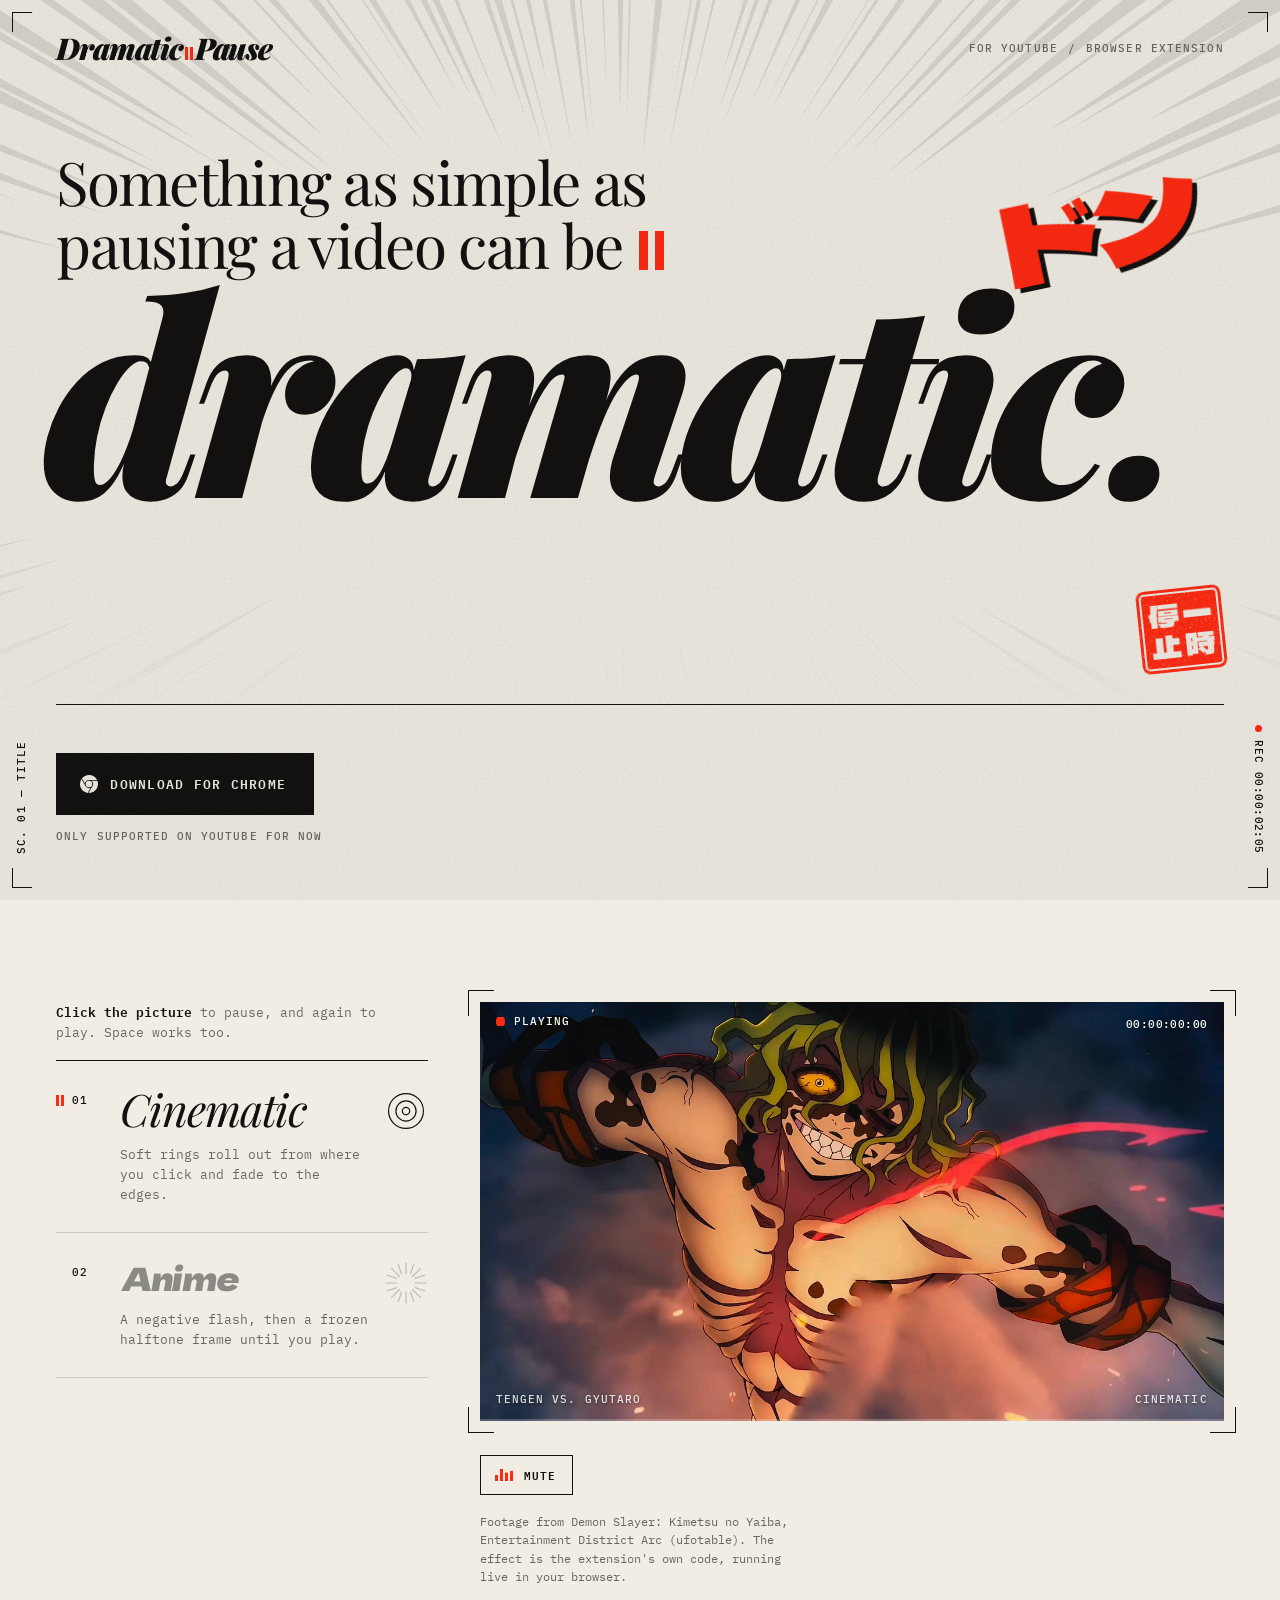
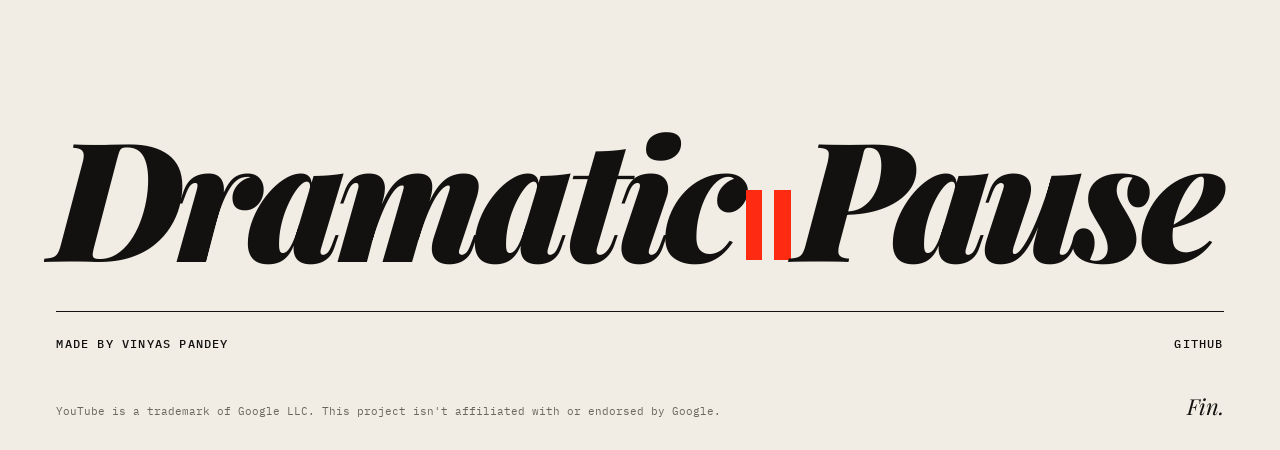
<file: docs/index.html>
<!doctype html>
<html lang="en">
<head>
<meta charset="utf-8">
<meta name="viewport" content="width=device-width, initial-scale=1">
<title>Dramatic Pause for YouTube</title>
<meta name="description" content="Pause a YouTube video and time stops: a cinematic ripple or an anime-style freeze plays over the frame. A free browser extension.">
<meta name="theme-color" content="#f1ede4">
<meta name="color-scheme" content="light">
<meta property="og:type" content="website">
<meta property="og:title" content="Dramatic Pause for YouTube">
<meta property="og:description" content="Something as simple as pausing a video can be dramatic.">
<meta property="og:url" content="https://pause.vinyas.me/">
<meta property="og:site_name" content="Dramatic Pause">
<meta property="og:image" content="https://pause.vinyas.me/media/og-image.png">
<meta property="og:image:width" content="1200">
<meta property="og:image:height" content="630">
<meta property="og:image:alt" content="Something as simple as pausing a video can be dramatic. Dramatic Pause, a browser extension for YouTube.">
<meta name="twitter:card" content="summary_large_image">
<meta name="twitter:title" content="Dramatic Pause for YouTube">
<meta name="twitter:description" content="Something as simple as pausing a video can be dramatic.">
<meta name="twitter:image" content="https://pause.vinyas.me/media/og-image.png">
<link rel="icon" href="favicon.svg" type="image/svg+xml">
<link rel="preconnect" href="https://fonts.googleapis.com">
<link rel="preconnect" href="https://fonts.gstatic.com" crossorigin>
<link rel="stylesheet" href="https://fonts.googleapis.com/css2?family=Playfair+Display:ital,wght@0,400..900;1,400..900&display=block">
<link rel="stylesheet" href="https://fonts.googleapis.com/css2?family=IBM+Plex+Mono:wght@400;500;600&display=swap">
<link rel="stylesheet" href="https://fonts.googleapis.com/css2?family=Dela+Gothic+One&display=swap&text=%E3%83%89%E3%83%B3%E3%82%B4%E4%B8%80%E6%99%82%E5%81%9C%E6%AD%A2Anime%20speedlines%21">
<link rel="stylesheet" href="content.css">
<link rel="stylesheet" href="styles.css">
</head>
<body>

<svg width="0" height="0" style="position:absolute" aria-hidden="true">
  <symbol id="i-logo" viewBox="0 0 32 32">
    <path d="M2.24451 9.94111C2.37304 7.96233 3.96395 6.41157 5.94447 6.31345C8.81239 6.17136 12.9115 6 16 6C19.0885 6 23.1876 6.17136 26.0555 6.31345C28.0361 6.41157 29.627 7.96233 29.7555 9.94111C29.8786 11.8369 30 14.1697 30 16C30 17.8303 29.8786 20.1631 29.7555 22.0589C29.627 24.0377 28.0361 25.5884 26.0555 25.6866C23.1876 25.8286 19.0885 26 16 26C12.9115 26 8.81239 25.8286 5.94447 25.6866C3.96395 25.5884 2.37304 24.0377 2.24451 22.0589C2.12136 20.1631 2 17.8303 2 16C2 14.1697 2.12136 11.8369 2.24451 9.94111Z" fill="#FC0D1B"/>
    <path d="M14.5 20.9L12 20.7618V11.238L14.5 11.1V20.9Z" fill="#fff"/>
    <path d="M17.5 20.9L20 20.7618V11.238L17.5 11.1V20.9Z" fill="#fff"/>
  </symbol>
  <symbol id="i-chrome" viewBox="0 0 24 24"><path fill="currentColor" d="M12 0C8.21 0 4.831 1.757 2.632 4.501l3.953 6.848A5.454 5.454 0 0 1 12 6.545h10.691A12 12 0 0 0 12 0zM1.931 5.47A11.943 11.943 0 0 0 0 12c0 6.012 4.42 10.991 10.189 11.864l3.953-6.847a5.45 5.45 0 0 1-6.865-2.29zm13.342 2.166a5.446 5.446 0 0 1 1.45 7.09l.002.001h-.002l-5.344 9.257c.206.01.413.016.621.016 6.627 0 12-5.373 12-12 0-1.54-.29-3.011-.818-4.364zM12 16.364a4.364 4.364 0 1 1 0-8.728 4.364 4.364 0 0 1 0 8.728Z"/></symbol>
  <symbol id="i-edge" viewBox="0 0 24 24"><path fill="currentColor" d="M21.86 17.86q.14 0 .25.12.1.13.1.25t-.11.33l-.32.46-.43.53-.44.5q-.21.25-.38.42l-.22.23q-.58.53-1.34 1.04-.76.51-1.6.91-.86.4-1.74.64t-1.67.24q-.9 0-1.69-.28-.8-.28-1.48-.78-.68-.5-1.22-1.17-.53-.66-.92-1.44-.38-.77-.58-1.6-.2-.83-.2-1.67 0-1 .32-1.96.33-.97.87-1.8.14.95.55 1.77.41.82 1.02 1.5.6.68 1.38 1.21.78.54 1.64.9.86.36 1.77.56.92.2 1.8.2 1.12 0 2.18-.24 1.06-.23 2.06-.72l.2-.1.2-.05zm-15.5-1.27q0 1.1.27 2.15.27 1.06.78 2.03.51.96 1.24 1.77.74.82 1.66 1.4-1.47-.2-2.8-.74-1.33-.55-2.48-1.37-1.15-.83-2.08-1.9-.92-1.07-1.58-2.33T.36 14.94Q0 13.54 0 12.06q0-.81.32-1.49.31-.68.83-1.23.53-.55 1.2-.96.66-.4 1.35-.66.74-.27 1.5-.39.78-.12 1.55-.12.7 0 1.42.1.72.12 1.4.35.68.23 1.32.57.63.35 1.16.83-.35 0-.7.07-.33.07-.65.23v-.02q-.63.28-1.2.74-.57.46-1.05 1.04-.48.58-.87 1.26-.38.67-.65 1.39-.27.71-.42 1.44-.15.72-.15 1.38zM11.96.06q1.7 0 3.33.39 1.63.38 3.07 1.15 1.43.77 2.62 1.93 1.18 1.16 1.98 2.7.49.94.76 1.96.28 1 .28 2.08 0 .89-.23 1.7-.24.8-.69 1.48-.45.68-1.1 1.22-.64.53-1.45.88-.54.24-1.11.36-.58.13-1.16.13-.42 0-.97-.03-.54-.03-1.1-.12-.55-.1-1.05-.28-.5-.19-.84-.5-.12-.09-.23-.24-.1-.16-.1-.33 0-.15.16-.35.16-.2.35-.5.2-.28.36-.68.16-.4.16-.95 0-1.06-.4-1.96-.4-.91-1.06-1.64-.66-.74-1.52-1.28-.86-.55-1.79-.89-.84-.3-1.72-.44-.87-.14-1.76-.14-1.55 0-3.06.45T.94 7.55q.71-1.74 1.81-3.13 1.1-1.38 2.52-2.35Q6.68 1.1 8.37.58q1.7-.52 3.58-.52Z"/></symbol>
  <symbol id="i-brave" viewBox="0 0 24 24"><path fill="currentColor" d="M15.68 0l2.096 2.38s1.84-.512 2.709.358c.868.87 1.584 1.638 1.584 1.638l-.562 1.381.715 2.047s-2.104 7.98-2.35 8.955c-.486 1.919-.818 2.66-2.198 3.633-1.38.972-3.884 2.66-4.293 2.916-.409.256-.92.692-1.38.692-.46 0-.97-.436-1.38-.692a185.796 185.796 0 01-4.293-2.916c-1.38-.973-1.712-1.714-2.197-3.633-.247-.975-2.351-8.955-2.351-8.955l.715-2.047-.562-1.381s.716-.768 1.585-1.638c.868-.87 2.708-.358 2.708-.358L8.321 0h7.36zm-3.679 14.936c-.14 0-1.038.317-1.758.69-.72.373-1.242.637-1.409.742-.167.104-.065.301.087.409.152.107 2.194 1.69 2.393 1.866.198.175.489.464.687.464.198 0 .49-.29.688-.464.198-.175 2.24-1.759 2.392-1.866.152-.108.254-.305.087-.41-.167-.104-.689-.368-1.41-.741-.72-.373-1.617-.69-1.757-.69zm0-11.278s-.409.001-1.022.206-1.278.46-1.584.46c-.307 0-2.581-.434-2.581-.434S4.119 7.152 4.119 7.849c0 .697.339.881.68 1.243l2.02 2.149c.192.203.59.511.356 1.066-.235.555-.58 1.26-.196 1.977.384.716 1.042 1.194 1.464 1.115.421-.08 1.412-.598 1.776-.834.364-.237 1.518-1.19 1.518-1.554 0-.365-1.193-1.02-1.413-1.168-.22-.15-1.226-.725-1.247-.95-.02-.227-.012-.293.284-.851.297-.559.831-1.304.742-1.8-.089-.495-.95-.753-1.565-.986-.615-.232-1.799-.671-1.947-.74-.148-.068-.11-.133.339-.175.448-.043 1.719-.212 2.292-.052.573.16 1.552.403 1.632.532.079.13.149.134.067.579-.081.445-.5 2.581-.541 2.96-.04.38-.12.63.288.724.409.094 1.097.256 1.333.256s.924-.162 1.333-.256c.408-.093.329-.344.288-.723-.04-.38-.46-2.516-.541-2.961-.082-.445-.012-.45.067-.579.08-.129 1.059-.372 1.632-.532.573-.16 1.845.009 2.292.052.449.042.487.107.339.175-.148.069-1.332.508-1.947.74-.615.233-1.476.49-1.565.986-.09.496.445 1.241.742 1.8.297.558.304.624.284.85-.02.226-1.026.802-1.247.95-.22.15-1.413.804-1.413 1.169 0 .364 1.154 1.317 1.518 1.554.364.236 1.355.755 1.776.834.422.079 1.08-.4 1.464-1.115.384-.716.039-1.422-.195-1.977-.235-.555.163-.863.355-1.066l2.02-2.149c.341-.362.68-.546.68-1.243 0-.697-2.695-3.96-2.695-3.96s-2.274.436-2.58.436c-.307 0-.972-.256-1.585-.461-.613-.205-1.022-.206-1.022-.206z"/></symbol>
  <symbol id="i-download" viewBox="0 0 24 24"><path fill="none" stroke="currentColor" stroke-width="2" stroke-linecap="round" stroke-linejoin="round" d="M12 4v11m0 0-4.5-4.5M12 15l4.5-4.5M5 19.5h14"/></symbol>
  <symbol id="i-github" viewBox="0 0 24 24"><path fill="currentColor" d="M12 .297c-6.63 0-12 5.373-12 12 0 5.303 3.438 9.8 8.205 11.385.6.113.82-.258.82-.577 0-.285-.01-1.04-.015-2.04-3.338.724-4.042-1.61-4.042-1.61C4.422 18.07 3.633 17.7 3.633 17.7c-1.087-.744.084-.729.084-.729 1.205.084 1.838 1.236 1.838 1.236 1.07 1.835 2.809 1.305 3.495.998.108-.776.417-1.305.76-1.605-2.665-.3-5.466-1.332-5.466-5.93 0-1.31.465-2.38 1.235-3.22-.135-.303-.54-1.523.105-3.176 0 0 1.005-.322 3.3 1.23.96-.267 1.98-.399 3-.405 1.02.006 2.04.138 3 .405 2.28-1.552 3.285-1.23 3.285-1.23.645 1.653.24 2.873.12 3.176.765.84 1.23 1.91 1.23 3.22 0 4.61-2.805 5.625-5.475 5.92.42.36.81 1.096.81 2.22 0 1.606-.015 2.896-.015 3.286 0 .315.21.69.825.57C20.565 22.092 24 17.592 24 12.297c0-6.627-5.373-12-12-12"/></symbol>
  <symbol id="i-arrow" viewBox="0 0 24 24"><path fill="none" stroke="currentColor" stroke-width="2" stroke-linecap="round" stroke-linejoin="round" d="M7 17 17 7m0 0H9m8 0v8"/></symbol>
</svg>

<div class="grain" aria-hidden="true"></div>

<!-- The browser window as a camera viewfinder. The timecode stops whenever the demo is paused. -->
<div class="viewfinder" aria-hidden="true">
  <i class="vf-corner vf-tl"></i><i class="vf-corner vf-tr"></i><i class="vf-corner vf-bl"></i><i class="vf-corner vf-br"></i>
  <p class="vf-scene" id="vf-scene">Sc. 01 — Title</p>
  <p class="vf-rec"><span class="rec-dot"></span><span class="rec-label" id="rec-label">Rec</span><span class="tc" id="page-tc">00:00:00:00</span></p>
</div>

<main>
  <section class="hero" id="top" data-scene="Sc. 01 — Title">
    <header class="hud">
      <a class="hud-brand logo" href="#top" aria-label="Dramatic Pause">Dramatic<span class="beat" aria-hidden="true"><i></i><i></i></span>Pause</a>
      <p class="hud-meta">For YouTube<span aria-hidden="true">/</span>Browser extension</p>
    </header>

    <svg class="focus-lines" id="focus-lines" aria-hidden="true"><path/></svg>

    <div class="hero-inner" id="hero-inner">
      <h1 class="headline">
        <span class="quiet">Something as simple as pausing a video can be</span><span class="beat" aria-hidden="true"><i></i><i></i></span>
        <em class="loud" id="loud">dramatic.</em>
      </h1>
      <span class="sfx-don" lang="ja" aria-hidden="true">ドン</span>
    </div>

    <div class="hero-foot">
      <span class="hanko" lang="ja" title="一時停止: to pause" aria-hidden="true"><span>一時</span><span>停止</span></span>
      <div class="cta">
        <div class="split" id="download">
          <a class="split-main" id="download-main" href="https://github.com/hados1109/dramaticPause#installation" target="_blank" rel="noopener">
            <svg class="split-icon" aria-hidden="true"><use href="#i-chrome"/></svg>
            <span class="split-label">Download for Chrome</span>
          </a>
        </div>
        <p class="cta-note">Only supported on YouTube for now</p>
      </div>
    </div>
  </section>

  <section class="scene" id="demo" data-scene="Sc. 02 — Live demo" aria-label="Live demo">
    <div class="scene-grid" id="scene" data-fx="cinematic">
      <aside class="effects" aria-label="Dramatic Pause settings">
        <div class="effects-head">
          <p class="how" id="fx-label"><strong>Click the picture</strong> to pause, and again to play. Space works too.</p>
        </div>
        <div class="fx-list" id="dp-styles" role="radiogroup" aria-labelledby="fx-label">
          <button type="button" role="radio" class="fx fx-cinematic" data-preset="cinematic" aria-checked="true">
            <span class="fx-num"><span class="fx-mark" aria-hidden="true"><i></i><i></i></span>01</span>
            <span class="fx-body">
              <span class="fx-name">Cinematic</span>
              <span class="fx-desc">Soft rings roll out from where you click and fade to the edges.</span>
            </span>
            <svg class="fx-glyph" viewBox="0 0 48 48" aria-hidden="true"><circle cx="24" cy="24" r="4"/><circle cx="24" cy="24" r="11"/><circle cx="24" cy="24" r="19"/></svg>
          </button>
          <button type="button" role="radio" class="fx fx-anime" data-preset="anime" aria-checked="false" tabindex="-1">
            <span class="fx-num"><span class="fx-mark" aria-hidden="true"><i></i><i></i></span>02</span>
            <span class="fx-body">
              <span class="fx-name">Anime</span>
              <span class="fx-desc">A negative flash, then a frozen halftone frame until you play.</span>
            </span>
            <svg class="fx-glyph" viewBox="0 0 48 48" aria-hidden="true"><path d="M24 2v12M24 34v12M2 24h12M34 24h12M8.4 8.4l8.5 8.5M31.1 31.1l8.5 8.5M39.6 8.4l-8.5 8.5M16.9 31.1l-8.5 8.5M15.6 3.7l3.4 10.2M29 34.1l3.4 10.2M44.3 15.6l-10.2 3.4M13.9 29l-10.2 3.4M32.4 3.7 29 13.9M19 34.1l-3.4 10.2M44.3 32.4 34.1 29M13.9 19 3.7 15.6"/></svg>
          </button>
        </div>
      </aside>

      <div class="stage">
        <div class="frame">
          <i class="fc fc-tl"></i><i class="fc fc-tr"></i><i class="fc fc-bl"></i><i class="fc fc-br"></i>
          <div class="player html5-video-player" id="movie_player" tabindex="0" role="group" aria-label="Demo video. Click, or press Space, to pause and play. M mutes.">
            <video class="html5-main-video" poster="media/tengen-poster.jpg" muted loop playsinline preload="auto" disablepictureinpicture disableremoteplayback aria-hidden="true">
              <source src="media/tengen-av1.mp4" type='video/mp4; codecs="av01.0.05M.08, mp4a.40.2"'>
              <source src="media/tengen.mp4" type='video/mp4; codecs="avc1.640028, mp4a.40.2"'>
            </video>
            <div class="ph ph-top">
              <button type="button" class="ph-state" id="ph-state" aria-label="Pause"><span class="ph-dot" aria-hidden="true"><i></i><i></i></span><span class="ph-state-text" aria-hidden="true">Play</span></button>
              <span class="ph-tc" id="ph-tc" aria-hidden="true">00:00:00:00</span>
            </div>
            <div class="ph ph-bottom" aria-hidden="true">
              <span>Tengen vs. Gyutaro</span>
              <span id="ph-effect">Cinematic</span>
            </div>
            <div class="ph-progress" aria-hidden="true"><div class="ph-fill"></div></div>
            <p class="ph-hint" aria-hidden="true">Tap the picture to pause</p>
          </div>
        </div>
        <button type="button" class="sound is-muted" id="sound"><span class="sound-bars" aria-hidden="true"><i></i><i></i><i></i><i></i></span><span class="sound-label">Unmute</span></button>
        <p class="sfx-gogo" lang="ja" aria-hidden="true"><span>ゴ</span><span>ゴ</span><span>ゴ</span><span>ゴ</span></p>
        <p class="scene-credit">Footage from Demon Slayer: Kimetsu no Yaiba, Entertainment District Arc (ufotable). The effect is the extension's own code, running live in your browser.</p>
        <p class="still-caption" aria-hidden="true">…and for a moment, everything stopped.</p>
      </div>
    </div>

  </section>
</main>

<footer class="credits" id="credits" data-scene="Sc. 03 — Credits">
  <p class="wordmark" id="wordmark" aria-hidden="true">Dramatic<span class="beat"><i></i><i></i></span>Pause</p>
  <div class="credits-row">
    <a class="foot-link" href="https://vinyas.me/" target="_blank" rel="noopener">Made by Vinyas Pandey</a>
    <nav class="foot-links" aria-label="Project links">
      <a class="foot-link" href="https://github.com/hados1109/dramaticPause" target="_blank" rel="noopener">GitHub</a>
    </nav>
  </div>
  <div class="fineprint">
    <p>YouTube is a trademark of Google LLC. This project isn't affiliated with or endorsed by Google.</p>
    <p class="fin">Fin.</p>
  </div>
</footer>

<div class="cursor" id="cursor" aria-hidden="true"><span class="cursor-ring"></span><span class="cursor-label" id="cursor-label">Pause</span></div>

<script src="site.js"></script>
<script src="content.js"></script>
</body>
</html>
</file>
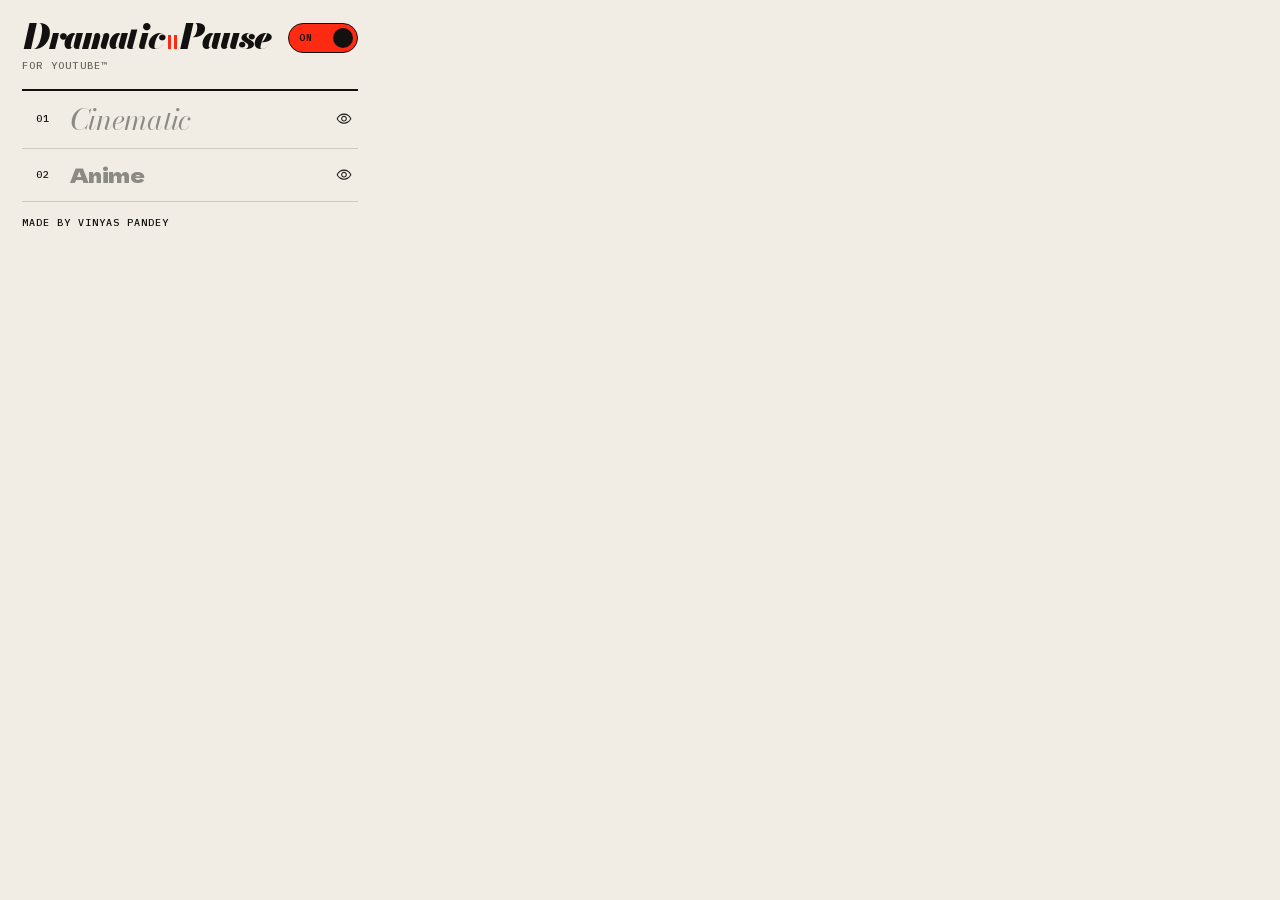
<file: popup.html>
<!doctype html>
<html lang="en">
<head>
<meta charset="utf-8">
<title>Dramatic Pause for YouTube</title>
<link rel="stylesheet" href="popup.css">
</head>
<body>
<main class="root" id="root" data-paint="box">
  <header class="head">
    <div class="brand">
      <p class="logo" id="title" aria-label="Dramatic Pause"><span data-paint="text">Dramatic</span><span class="beat" aria-hidden="true"><i data-paint="box"></i><i data-paint="box"></i></span><span data-paint="text">Pause</span></p>
      <p class="sub" data-paint="text">For YouTube™</p>
    </div>
    <button type="button" role="switch" id="enabled" class="switch" aria-checked="true" aria-labelledby="title" data-paint="box">
      <span class="switch-text" data-paint="text">On</span><span class="switch-text" data-paint="text">Off</span><span class="knob" data-paint="box"></span>
    </button>
  </header>

  <div class="rule rule-ink" data-paint="box"></div>

  <div class="styles" id="presets" role="radiogroup" aria-label="Pause style">
    <div class="row">
      <button type="button" role="radio" class="select" data-preset="cinematic" aria-checked="false">
        <span class="num"><span class="mark" aria-hidden="true"><i data-paint="box"></i><i data-paint="box"></i></span><span data-paint="text">01</span></span>
        <span class="name name-cinematic" data-paint="text">Cinematic</span>
      </button>
      <button type="button" class="preview" data-preview="cinematic" aria-label="Preview Cinematic">
        <svg data-paint="icon" xmlns="http://www.w3.org/2000/svg" width="16" height="16" viewBox="0 -960 960 960" fill="currentColor" aria-hidden="true"><path d="M600.5-379.62q49.5-49.62 49.5-120.5T600.38-620.5Q550.76-670 479.88-670T359.5-620.38Q310-570.76 310-499.88t49.62 120.38q49.62 49.5 120.5 49.5t120.38-49.62Zm-197.25-43.85q-31.42-31.65-31.42-76.75 0-45.11 31.64-76.53 31.65-31.42 76.75-31.42 45.11 0 76.53 31.64 31.42 31.65 31.42 76.75 0 45.11-31.64 76.53-31.65 31.42-76.75 31.42-45.11 0-76.53-31.64ZM232.24-270.78Q120.68-347.06 53.41-466.17q-4.48-8.04-6.71-16.57-2.24-8.53-2.24-17.32 0-8.79 2.24-17.26 2.23-8.48 6.71-16.51 67.27-119.11 178.83-195.39Q343.8-805.5 480-805.5t247.76 76.28q111.56 76.28 178.83 195.39 4.48 8.04 6.71 16.57 2.24 8.53 2.24 17.32 0 8.79-2.24 17.26-2.23 8.48-6.71 16.51-67.27 119.11-178.83 195.39Q616.2-194.5 480-194.5t-247.76-76.28ZM480-500Zm222.26 174.5Q803.52-391 856.52-500q-53-109-154.09-174.5T480.17-740Q359-740 257.74-674.5T102.48-500q54 109 155.09 174.5T479.83-260q121.17 0 222.43-65.5Z"/></svg>
      </button>
    </div>
    <div class="rule" data-paint="box"></div>
    <div class="row">
      <button type="button" role="radio" class="select" data-preset="anime" aria-checked="false">
        <span class="num"><span class="mark" aria-hidden="true"><i data-paint="box"></i><i data-paint="box"></i></span><span data-paint="text">02</span></span>
        <span class="name name-anime" data-paint="text">Anime</span>
      </button>
      <button type="button" class="preview" data-preview="anime" aria-label="Preview Anime">
        <svg data-paint="icon" xmlns="http://www.w3.org/2000/svg" width="16" height="16" viewBox="0 -960 960 960" fill="currentColor" aria-hidden="true"><path d="M600.5-379.62q49.5-49.62 49.5-120.5T600.38-620.5Q550.76-670 479.88-670T359.5-620.38Q310-570.76 310-499.88t49.62 120.38q49.62 49.5 120.5 49.5t120.38-49.62Zm-197.25-43.85q-31.42-31.65-31.42-76.75 0-45.11 31.64-76.53 31.65-31.42 76.75-31.42 45.11 0 76.53 31.64 31.42 31.65 31.42 76.75 0 45.11-31.64 76.53-31.65 31.42-76.75 31.42-45.11 0-76.53-31.64ZM232.24-270.78Q120.68-347.06 53.41-466.17q-4.48-8.04-6.71-16.57-2.24-8.53-2.24-17.32 0-8.79 2.24-17.26 2.23-8.48 6.71-16.51 67.27-119.11 178.83-195.39Q343.8-805.5 480-805.5t247.76 76.28q111.56 76.28 178.83 195.39 4.48 8.04 6.71 16.57 2.24 8.53 2.24 17.32 0 8.79-2.24 17.26-2.23 8.48-6.71 16.51-67.27 119.11-178.83 195.39Q616.2-194.5 480-194.5t-247.76-76.28ZM480-500Zm222.26 174.5Q803.52-391 856.52-500q-53-109-154.09-174.5T480.17-740Q359-740 257.74-674.5T102.48-500q54 109 155.09 174.5T479.83-260q121.17 0 222.43-65.5Z"/></svg>
      </button>
    </div>
    <div class="rule" data-paint="box"></div>
  </div>

  <section class="update" id="update" hidden>
    <p class="update-title"><span class="mark" aria-hidden="true"><i data-paint="box"></i><i data-paint="box"></i></span><span data-paint="text">Update available</span><span class="update-ver" id="update-ver" data-paint="text"></span></p>
    <ol class="update-steps">
      <li data-paint="text"><a href="https://github.com/hados1109/dramaticPause/archive/refs/heads/main.zip" target="_blank" rel="noopener" class="update-btn" data-paint="box"><span data-paint="text">Download</span></a> and unzip it.</li>
      <li data-paint="text">Replace your old Dramatic Pause folder with the new one.</li>
      <li data-paint="text"><button type="button" class="update-btn" id="update-reload" data-paint="box"><span data-paint="text">Reload</span></button> to finish.</li>
    </ol>
  </section>

  <footer class="footer">
    <a href="https://vinyas.me/" target="_blank" rel="noopener" data-paint="text">Made by Vinyas Pandey</a>
    <p id="version" data-paint="text"></p>
  </footer>
</main>
<script src="popup-effect.js"></script>
<script src="popup.js"></script>
</body>
</html>
</file>
<file: docs/content.css>
/* The effect layer sits right over YouTube's picture, under its controls and captions, and never takes clicks. */
.dp-overlay{position:absolute;left:0;top:0;display:none;pointer-events:none;margin:0;padding:0;border:0}
</file>
<file: docs/styles.css>
/* Dramatic Pause — landing page.
   Art direction: time stops. Cinema (viewfinder, timecode, credits) meets manga (ink, focus lines, halftone, sound effects),
   printed on paper. Light only. */
:root{
  color-scheme: light;
  --paper:#f1ede4; --paper-2:#e8e3d7; --ink:#121110; --ink-2:#34322e; --mute:#6b675f; --rule:rgba(18,17,16,.16);
  --red:#ff2a12;
  --serif:"Playfair Display","Bodoni 72","Didot",Georgia,serif;
  --mono:"IBM Plex Mono",ui-monospace,"SF Mono",Menlo,Consolas,monospace;
  --sfx:"Dela Gothic One","Hiragino Sans","Yu Gothic","Noto Sans JP",sans-serif;
  --gutter:clamp(20px,4.4vw,64px);
  --snap:cubic-bezier(.2,1.5,.3,1);
  --out:cubic-bezier(.16,.84,.24,1);
}
*{box-sizing:border-box}
html{-webkit-text-size-adjust:100%;scroll-behavior:smooth}
html,body{margin:0}
body{background:var(--paper);color:var(--ink);font-family:var(--mono);font-size:14px;line-height:1.5;
  -webkit-font-smoothing:antialiased;-moz-osx-font-smoothing:grayscale;text-rendering:optimizeLegibility}
p,h1,h2{margin:0}
button{font:inherit;color:inherit}
a{color:inherit}
svg{display:block}
::selection{background:var(--red);color:var(--ink)}
:focus-visible{outline:2px solid var(--red);outline-offset:4px}
.label{font:500 11px/1 var(--mono);letter-spacing:.1em;text-transform:uppercase;color:var(--mute)}

/* The red pause mark: two bars, used as punctuation across the page */
.beat{display:inline-flex;gap:.11em;font-style:normal}
.beat i{display:block;width:.15em;height:.64em;background:var(--red)}

/* Paper grain over everything */
.grain{position:fixed;inset:0;z-index:80;pointer-events:none;opacity:.09;mix-blend-mode:multiply;
  background-image:url("data:image/svg+xml;utf8,<svg xmlns='http://www.w3.org/2000/svg' width='180' height='180'><filter id='n'><feTurbulence type='fractalNoise' baseFrequency='.85' numOctaves='3' stitchTiles='stitch'/><feColorMatrix values='0 0 0 0 0 0 0 0 0 0 0 0 0 0 0 0 0 0 1 0'/></filter><rect width='100%' height='100%' filter='url(%23n)'/></svg>")}

/* ───────── Viewfinder ───────── */
.viewfinder{position:fixed;inset:12px;z-index:70;pointer-events:none;font:500 10.5px/1 var(--mono);letter-spacing:.1em;text-transform:uppercase}
.vf-corner{position:absolute;width:20px;height:20px;border:0 solid var(--ink)}
.vf-tl{top:0;left:0;border-top-width:1.5px;border-left-width:1.5px}
.vf-tr{top:0;right:0;border-top-width:1.5px;border-right-width:1.5px}
.vf-bl{bottom:0;left:0;border-bottom-width:1.5px;border-left-width:1.5px}
.vf-br{bottom:0;right:0;border-bottom-width:1.5px;border-right-width:1.5px}
.vf-scene,.vf-rec{position:absolute;bottom:34px;display:flex;align-items:center;gap:8px;writing-mode:vertical-rl}
.vf-scene{left:4px;transform:rotate(180deg)}
.vf-rec{right:4px}
.rec-dot{width:7px;height:7px;border-radius:50%;background:var(--red);animation:rec 1.2s steps(1) infinite}
.tc{font-variant-numeric:tabular-nums;letter-spacing:.04em}
body.is-frozen .rec-dot{animation:none;border-radius:0;width:8px;background:linear-gradient(90deg,var(--red) 35%,transparent 35% 65%,var(--red) 65%)}
@keyframes rec{50%{opacity:0}}

/* ───────── Hero ───────── */
.hero{position:relative;min-height:100vh;min-height:100svh;display:flex;flex-direction:column;padding:0 var(--gutter) 56px;overflow:hidden;isolation:isolate}
.hud{display:flex;align-items:center;justify-content:space-between;height:96px;font:500 11px/1 var(--mono);letter-spacing:.1em;text-transform:uppercase}
.hud-brand{text-decoration:none}
/* The wordmark, small: same drawing as the one in the credits */
.logo{display:inline-flex;align-items:baseline;white-space:nowrap;font:italic 900 30px/1 var(--serif);letter-spacing:-.04em;text-transform:none}
.logo .beat{gap:.07em;margin:0 .05em 0 .08em}
.logo .beat i{width:.1em;height:.42em}
.hud-meta{display:flex;gap:10px;color:var(--mute)}

.focus-lines{position:absolute;inset:0;width:100%;height:100%;z-index:-1;pointer-events:none;fill:var(--ink);opacity:0;
  transform:scale(1.08);transition:opacity .5s ease,transform .7s var(--out);
  -webkit-mask-image:linear-gradient(#000 0 52%,transparent 80%);mask-image:linear-gradient(#000 0 52%,transparent 80%)}
.hero.is-landed .focus-lines{opacity:.1;transform:none;animation:flicker 1.8s steps(1) infinite}
@keyframes flicker{0%{opacity:.1}18%{opacity:.16}36%{opacity:.08}54%{opacity:.13}72%{opacity:.07}88%{opacity:.14}}
.hero.is-slam .focus-lines{animation:flare 1.3s ease-out both,flicker 1.8s steps(1) 1.3s infinite}   /* flares on impact, then settles */
@keyframes flare{0%{opacity:.5}100%{opacity:.1}}

.hero-inner{position:relative;margin-top:clamp(24px,6vh,72px)}
.headline{max-width:12.6em;font-family:var(--serif);font-size:clamp(32px,4.7vw,74px);font-weight:400;line-height:1.04;color:var(--ink)}
.quiet{letter-spacing:-.028em;animation:rise .9s var(--out) .1s both}
.headline>.beat{margin-left:.28em;vertical-align:-.02em;opacity:0}
.hero.is-beat .headline>.beat{opacity:1;animation:blink .7s steps(1) 2}
.loud{display:block;width:max-content;margin:.02em 0 0 -.045em;font-size:21vw;font-style:italic;font-weight:900;line-height:.8;
  letter-spacing:-.045em;padding-right:.06em;opacity:0;cursor:default;transform-origin:30% 70%}
.hero.is-landed .loud{opacity:1}
.hero.is-slam .loud{animation:slam .55s var(--snap) both}
.hero.is-slam .hero-inner{animation:shake .38s steps(1) .05s}

.sfx-don{position:absolute;right:2.5%;top:.2em;font:400 clamp(52px,8.4vw,132px)/1 var(--sfx);color:var(--red);letter-spacing:-.06em;
  text-shadow:.045em .045em 0 var(--ink);transform:rotate(-12deg);opacity:0;pointer-events:none}
.hero.is-landed .sfx-don{opacity:1}
.hero.is-slam .sfx-don{animation:pop .6s var(--snap) .06s both}

/* A hanko seal: 一時停止, "to pause" */
.hanko{position:absolute;right:0;bottom:calc(100% + 34px);display:flex;flex-direction:row-reverse;gap:4px;padding:11px 10px;border-radius:8px;
  background:var(--red);color:var(--paper);font:400 30px/1.02 var(--sfx);box-shadow:inset 0 0 0 3px var(--red),inset 0 0 0 5px var(--paper);
  transform:rotate(-6deg);opacity:0;pointer-events:none;
  -webkit-mask-image:url("data:image/svg+xml;utf8,<svg xmlns='http://www.w3.org/2000/svg' width='120' height='120'><filter id='w'><feTurbulence type='fractalNoise' baseFrequency='.55' numOctaves='2'/><feColorMatrix values='0 0 0 0 0 0 0 0 0 0 0 0 0 0 0 0 0 0 -3.2 3.1'/></filter><rect width='100%' height='100%' filter='url(%23w)'/></svg>");
          mask-image:url("data:image/svg+xml;utf8,<svg xmlns='http://www.w3.org/2000/svg' width='120' height='120'><filter id='w'><feTurbulence type='fractalNoise' baseFrequency='.55' numOctaves='2'/><feColorMatrix values='0 0 0 0 0 0 0 0 0 0 0 0 0 0 0 0 0 0 -3.2 3.1'/></filter><rect width='100%' height='100%' filter='url(%23w)'/></svg>")}
.hanko span{writing-mode:vertical-rl;letter-spacing:.02em}
.hero.is-landed .hanko{animation:stamp .45s var(--snap) .5s both}
@keyframes stamp{0%{opacity:0;transform:rotate(-14deg) scale(1.8)}100%{opacity:1;transform:rotate(-6deg) scale(1)}}

.hero-foot{position:relative;margin-top:auto;display:flex;align-items:flex-start;justify-content:space-between;gap:32px 48px;flex-wrap:wrap;padding-top:48px;
  border-top:1.5px solid var(--ink);animation:rise .9s var(--out) .3s both}
.lede{max-width:28ch;font:400 clamp(20px,1.85vw,28px)/1.22 var(--serif);letter-spacing:-.01em}
.lede{display:flex;align-items:center;min-height:62px;text-align:right}

@keyframes rise{from{opacity:0;transform:translateY(14px)}to{opacity:1;transform:none}}
@keyframes blink{50%{opacity:0}}
@keyframes slam{
  0%{opacity:0;transform:scale(1.4) translateY(-.08em);filter:blur(12px)}
  40%{opacity:1;filter:blur(0)}
  100%{opacity:1;transform:none;filter:blur(0)}}
@keyframes shake{
  0%{transform:translate(7px,-4px)}20%{transform:translate(-6px,3px)}40%{transform:translate(4px,4px)}
  60%{transform:translate(-3px,-2px)}80%{transform:translate(2px,1px)}100%{transform:none}}
@keyframes pop{
  0%{opacity:0;transform:rotate(-24deg) scale(.2)}
  60%{opacity:1;transform:rotate(-9deg) scale(1.12)}
  100%{opacity:1;transform:rotate(-12deg) scale(1)}}

/* ───────── Split download button ───────── */
.cta{display:flex;flex-direction:column;align-items:flex-start;gap:14px}
.split{position:relative;display:inline-flex}
.split-main{display:flex;align-items:center;justify-content:center;gap:12px;height:62px;margin:0;padding:0 28px 0 24px;border:0;cursor:pointer;
  background:var(--ink);color:var(--paper);text-decoration:none;font:600 12.5px/1 var(--mono);letter-spacing:.1em;text-transform:uppercase;white-space:nowrap;
  transition:background-color .18s,color .18s}
.split-main:hover{background:var(--red);color:var(--ink)}
.split-main:active{transform:translateY(1px)}
.split-icon{width:18px;height:18px;flex:none}
.cta-note{display:flex;gap:8px;flex-wrap:wrap;justify-content:flex-start;font:500 10.5px/1.4 var(--mono);letter-spacing:.1em;text-transform:uppercase;color:var(--mute)}

/* ───────── Demo ───────── */
.scene{position:relative;padding:clamp(72px,8vw,120px) var(--gutter) 0;overflow-x:clip}

.scene-grid{display:grid;grid-template-columns:minmax(0,4fr) minmax(0,8fr);gap:clamp(28px,4vw,64px);align-items:start}

.effects-head{padding:0 0 18px}

.fx-list{border-top:1.5px solid var(--ink);transition:opacity .25s}
.fx-list[aria-disabled="true"]{opacity:.4;pointer-events:none}
.fx{display:grid;grid-template-columns:52px minmax(0,1fr) 44px;gap:12px;align-items:start;width:100%;margin:0;padding:26px 0 28px;
  border:0;border-bottom:1px solid var(--rule);background:none;cursor:pointer;text-align:left;color:var(--ink)}
.fx-num{display:flex;align-items:center;gap:8px;padding-top:.7em;font:500 11px/1 var(--mono);letter-spacing:.08em}
.fx-mark{display:inline-flex;gap:2px}
.fx-mark i{width:3px;height:11px;background:var(--red);transform:scaleY(0);transition:transform .3s var(--snap)}
.fx[aria-checked="true"] .fx-mark i{transform:none}
.fx-name{display:block;color:rgba(18,17,16,.45);transition:color .25s}
.fx-cinematic .fx-name{font:italic 400 clamp(34px,3.5vw,54px)/1 var(--serif);letter-spacing:-.025em}
.fx-anime .fx-name{display:inline-block;font:400 clamp(24px,2.5vw,38px)/1.15 var(--sfx);letter-spacing:-.03em;transform:skewX(-9deg);transform-origin:left bottom}
.fx:hover .fx-name{color:rgba(18,17,16,.7)}
.fx[aria-checked="true"] .fx-name{color:var(--ink)}
.fx-desc{display:block;margin-top:12px;max-width:34ch;font:400 12.5px/1.6 var(--mono);color:var(--mute)}
.fx-glyph{width:44px;height:44px;margin-top:2px;fill:none;stroke:var(--ink);stroke-width:1.3;stroke-linecap:round;opacity:.22;transition:opacity .25s}
.fx[aria-checked="true"] .fx-glyph{opacity:1}
.fx-cinematic[aria-checked="true"] .fx-glyph circle{animation:ringpulse 2.4s var(--out) infinite}
.fx-cinematic .fx-glyph circle:nth-child(2){animation-delay:.2s}
.fx-cinematic .fx-glyph circle:nth-child(3){animation-delay:.4s}
.fx-anime[aria-checked="true"] .fx-glyph{animation:burst 1.6s steps(2) infinite}
@keyframes ringpulse{0%,100%{stroke-opacity:1}50%{stroke-opacity:.25}}
@keyframes burst{50%{transform:rotate(11deg) scale(.94)}}
.how{max-width:40ch;font:400 12.5px/1.6 var(--mono);color:var(--mute)}
.how strong{font-weight:600;color:var(--ink)}

.stage{position:relative}
.frame{position:relative;isolation:isolate}
.frame::after{                                      /* halftone offset shadow: the manga panel, Anime only */
  content:"";position:absolute;inset:0;z-index:-1;transform:translate(24px,24px);pointer-events:none;opacity:0;transition:opacity .3s,transform .4s var(--out);
  background-image:radial-gradient(var(--ink) 1.35px,transparent 1.7px);background-size:7px 7px}
.fc{position:absolute;width:26px;height:26px;border:0 solid var(--ink);z-index:1;transition:transform .35s var(--snap),opacity .2s}
.fc-tl{top:-12px;left:-12px;border-top-width:1.5px;border-left-width:1.5px}
.fc-tr{top:-12px;right:-12px;border-top-width:1.5px;border-right-width:1.5px}
.fc-bl{bottom:-12px;left:-12px;border-bottom-width:1.5px;border-left-width:1.5px}
.fc-br{bottom:-12px;right:-12px;border-bottom-width:1.5px;border-right-width:1.5px}
.scene-grid.is-paused .fc-tl{transform:translate(7px,7px)}
.scene-grid.is-paused .fc-tr{transform:translate(-7px,7px)}
.scene-grid.is-paused .fc-bl{transform:translate(7px,-7px)}
.scene-grid.is-paused .fc-br{transform:translate(-7px,-7px)}
.scene-grid[data-fx="anime"] .frame::after{opacity:1}
.scene-grid[data-fx="anime"] .player{outline:6px solid var(--ink);outline-offset:0}
.scene-grid[data-fx="anime"] .fc{opacity:0}

/* Player: marked up like YouTube's (#movie_player › video.html5-main-video) so content.js runs unchanged */
.player{position:relative;aspect-ratio:16/9;overflow:hidden;background:#0c0c0b;cursor:pointer;-webkit-tap-highlight-color:transparent;isolation:isolate}
.player video{display:block;width:100%;height:100%}
.ph{position:absolute;left:0;right:0;z-index:2;display:flex;align-items:center;justify-content:space-between;padding:0 16px;
  color:#fff;font:500 11px/1 var(--mono);letter-spacing:.1em;text-transform:uppercase;text-shadow:0 1px 3px rgba(0,0,0,.55);pointer-events:none}
.ph-top{top:14px}
.ph-bottom{bottom:16px;opacity:.85}
.ph-state{display:inline-flex;align-items:center;gap:9px;padding:6px 10px 6px 8px;margin:-6px 0 0 -8px;border:0;background:transparent;cursor:pointer;
  font:inherit;letter-spacing:inherit;text-transform:inherit;text-shadow:inherit;pointer-events:auto}
.ph-state:hover{background:rgba(0,0,0,.35)}
.ph-dot{display:inline-flex;gap:0;width:9px;height:9px}
.ph-dot i{flex:1;background:var(--red);border-radius:50% 0 0 50%}
.ph-dot i+i{border-radius:0 50% 50% 0}
.player:not(.is-paused) .ph-dot{animation:rec 1.2s steps(1) infinite}
.player.is-paused .ph-dot{gap:3px}
.player.is-paused .ph-dot i{flex:none;width:3px;background:#fff;border-radius:0}
.ph-tc{font-variant-numeric:tabular-nums;letter-spacing:.04em}
.ph-progress{position:absolute;left:0;right:0;bottom:0;z-index:2;height:2px;background:rgba(255,255,255,.22);pointer-events:none}
.ph-fill{height:100%;background:var(--red);transform:scaleX(0);transform-origin:left center}
.ph-hint{display:none}

/* Sound effects outside the frame: they react to the pause, the picture itself is untouched */
.sfx-gogo{position:absolute;top:-1.05em;right:-.55em;z-index:3;display:flex;gap:.02em;font:400 clamp(40px,4.8vw,76px)/1 var(--sfx);color:var(--ink);
  -webkit-text-stroke:.12em var(--paper);paint-order:stroke fill;pointer-events:none}
.sfx-gogo span{display:block;opacity:0;transform:translateY(.3em) scale(.6)}
.sfx-gogo span:nth-child(1){--y:.55em;--r:-8deg}
.sfx-gogo span:nth-child(2){--y:.2em;--r:4deg}
.sfx-gogo span:nth-child(3){--y:-.1em;--r:-5deg}
.sfx-gogo span:nth-child(4){--y:-.4em;--r:7deg}
.scene-grid[data-fx="anime"].is-paused .sfx-gogo span{animation:gogo .35s var(--snap) forwards,jitter .24s steps(2) .4s infinite}
.scene-grid[data-fx="anime"].is-paused .sfx-gogo span:nth-child(2){animation-delay:.12s,.5s}
.scene-grid[data-fx="anime"].is-paused .sfx-gogo span:nth-child(3){animation-delay:.24s,.6s}
.scene-grid[data-fx="anime"].is-paused .sfx-gogo span:nth-child(4){animation-delay:.36s,.7s}
@keyframes gogo{to{opacity:1;transform:translateY(var(--y)) rotate(var(--r))}}
@keyframes jitter{0%{translate:0 0}50%{translate:1.5px -1.5px}}

.still-caption{position:absolute;right:0;top:calc(100% - 1.6em);font:italic 400 clamp(18px,1.6vw,24px)/1.2 var(--serif);letter-spacing:-.01em;
  opacity:0;transform:translateY(6px);transition:opacity .6s ease,transform .8s var(--out);pointer-events:none}
.scene-grid[data-fx="cinematic"].is-paused .still-caption{opacity:1;transform:none;transition-delay:.9s}

/* Sound toggle under the picture: the bars move while it plays with sound, and stop with the picture */
.sound{display:inline-flex;align-items:center;gap:11px;height:40px;margin:34px 0 0;padding:0 16px 0 14px;border:1.5px solid var(--ink);background:none;cursor:pointer;
  font:600 11px/1 var(--mono);letter-spacing:.1em;text-transform:uppercase;color:var(--ink);transition:background-color .18s,color .18s}
.sound:hover{background:var(--ink);color:var(--paper)}
.sound:active{transform:translateY(1px)}
.sound-bars{display:flex;align-items:flex-end;gap:2px;height:12px}
.sound-bars i{width:3px;height:100%;background:var(--red);transform-origin:bottom;transform:scaleY(var(--h))}
.sound-bars i:nth-child(1){--h:.5}
.sound-bars i:nth-child(2){--h:1}
.sound-bars i:nth-child(3){--h:.7}
.sound-bars i:nth-child(4){--h:.85}
.sound.is-live .sound-bars i{animation:eq .5s ease-in-out infinite alternate}
.sound.is-live .sound-bars i:nth-child(2){animation-duration:.38s;animation-delay:-.2s}
.sound.is-live .sound-bars i:nth-child(3){animation-duration:.62s;animation-delay:-.4s}
.sound.is-live .sound-bars i:nth-child(4){animation-duration:.44s;animation-delay:-.1s}
.sound.is-muted .sound-bars i{--h:.17;background:currentColor;animation:none}
@keyframes eq{from{transform:scaleY(.2)}to{transform:scaleY(1)}}

.scene-credit{margin-top:18px;max-width:46ch;font:400 11.5px/1.6 var(--mono);color:var(--mute)}

/* Cursor over the picture: the dot is where the ripple will start */
.cursor{position:fixed;left:0;top:0;z-index:75;pointer-events:none;display:none}
.cursor-ring{position:absolute;left:-28px;top:-28px;width:56px;height:56px;border-radius:50%;border:1.5px solid rgba(255,255,255,.9);
  box-shadow:0 0 0 1px rgba(0,0,0,.12);transform:scale(.4);opacity:0;transition:transform .3s var(--snap),opacity .2s}
.cursor-ring::after{content:"";position:absolute;left:50%;top:50%;width:6px;height:6px;margin:-3px;border-radius:50%;background:var(--red)}
.cursor-label{position:absolute;left:0;top:38px;transform:translateX(-50%);padding:5px 8px;background:var(--paper);color:var(--ink);
  font:600 10px/1 var(--mono);letter-spacing:.12em;text-transform:uppercase;white-space:nowrap;opacity:0;transition:opacity .2s}
.cursor.is-on .cursor-ring{transform:scale(1);opacity:1}
.cursor.is-on .cursor-label{opacity:1}
.cursor.is-down .cursor-ring{transform:scale(.72)}
@media (hover:hover) and (pointer:fine){
  .cursor{display:block}
  .player{cursor:none}
  .ph-state{cursor:pointer}
}

/* ───────── Credits ───────── */
.credits{position:relative;padding:clamp(96px,11vw,160px) var(--gutter) 30px;overflow:hidden}
.credits-row{display:flex;align-items:baseline;justify-content:space-between;gap:16px 32px;flex-wrap:wrap;margin-top:clamp(32px,4vw,56px);padding-top:24px;border-top:1.5px solid var(--ink)}
.foot-links{display:flex;gap:32px;flex-wrap:wrap}
.foot-link{font:500 12px/1.4 var(--mono);letter-spacing:.1em;text-transform:uppercase;text-decoration:none;
  background:linear-gradient(currentColor,currentColor) 0 100%/0 1px no-repeat;padding-bottom:2px;transition:background-size .3s var(--out)}
.foot-link:hover{background-size:100% 1px}

.wordmark{width:max-content;margin:0 0 0 -.03em;font:italic 900 15vw/.8 var(--serif);letter-spacing:-.05em;white-space:nowrap}
.wordmark .beat{margin:0 .05em 0 .08em;font-size:.66em;vertical-align:.02em}
.fineprint{display:flex;align-items:baseline;justify-content:space-between;gap:24px;margin-top:40px;
  font:400 11px/1.5 var(--mono);color:var(--mute)}
.fin{font:italic 400 22px/1 var(--serif);color:var(--ink)}

/* ───────── Smaller screens ───────── */
@media (max-width:1080px){
  .scene-grid{grid-template-columns:1fr}
  .effects{margin-bottom:8px}
  .fx-list{display:grid;grid-template-columns:1fr 1fr;column-gap:32px}
  .still-caption{position:static;margin-top:10px;text-align:right}
}
@media (max-width:720px){
  .hud{height:76px}
  .logo{font-size:26px}
  .hud-meta{display:none}
  .hero{padding-bottom:40px}
  .headline{font-size:clamp(30px,8.4vw,44px)}
  .quiet{letter-spacing:-.03em}
  .hanko{font-size:20px;padding:8px 7px;bottom:calc(100% + 22px)}
  .loud{font-size:22.5vw}
  .sfx-don{top:auto;bottom:-1.2em;right:6%}
  .frame::after{transform:translate(12px,12px)}
  .sound{margin-top:26px}
  .hero-foot{flex-direction:column;align-items:stretch}
  .cta{align-items:stretch}
  .split{display:flex}
  .split-main{flex:1;padding:0 18px}
  .cta-note{justify-content:flex-start}
  .fx-list{grid-template-columns:1fr}
  .fx{grid-template-columns:44px minmax(0,1fr) 36px}
  .fx-glyph{width:36px;height:36px}
  .ph{padding:0 12px;font-size:10px}
  .ph-bottom{display:none}
  .sfx-gogo{top:-.7em;right:-.1em}
  .credits-row{flex-direction:column}
  .fineprint{flex-direction:column}
  .viewfinder{inset:6px}
  .vf-scene,.vf-rec{display:none}
}
@media (max-aspect-ratio:1/1){                      /* portrait: the hero sizes to its content instead of the screen */
  .hero{min-height:0}
  .hero-foot{margin-top:clamp(150px,30vw,280px)}
}
@media (hover:none){
  .player:not(.drove) .ph-hint{display:block;position:absolute;left:50%;bottom:14px;z-index:2;transform:translateX(-50%);padding:7px 11px;margin:0;
    background:var(--paper);color:var(--ink);font:600 10px/1 var(--mono);letter-spacing:.12em;text-transform:uppercase;white-space:nowrap;pointer-events:none}
  .player:not(.drove) .ph-bottom{display:none}
}
@media (prefers-reduced-motion:reduce){
  *,*::before,*::after{animation-duration:.01ms !important;animation-delay:0s !important;animation-iteration-count:1 !important;transition:none !important}
  html{scroll-behavior:auto}
}
</file>
<file: popup.css>
/* Popup, themed like the website: ink on paper, Bodoni and Plex Mono, the red pause mark. Fonts are bundled. */
@font-face{font-family:"Bodoni Moda";font-style:italic;font-weight:900;src:url(fonts/bodoni-moda-900-italic.woff2) format("woff2")}
@font-face{font-family:"Bodoni Moda";font-style:italic;font-weight:400;src:url(fonts/bodoni-moda-400-italic.woff2) format("woff2")}
@font-face{font-family:"IBM Plex Mono";font-weight:500;src:url(fonts/ibm-plex-mono-500.woff2) format("woff2")}
@font-face{font-family:"IBM Plex Mono";font-weight:600;src:url(fonts/ibm-plex-mono-600.woff2) format("woff2")}
@font-face{font-family:"Dela Gothic One";src:url(fonts/dela-gothic-one-anime.woff2) format("woff2")}   /* only the glyphs of "Anime speedlines" */
:root{
  --paper:#f1ede4; --ink:#121110; --mute:#6b675f; --dim:rgba(18,17,16,.45); --rule:rgba(18,17,16,.16); --red:#ff2a12;
  --serif:"Bodoni Moda","Bodoni 72","Didot",Georgia,serif;
  --mono:"IBM Plex Mono",ui-monospace,"SF Mono",Menlo,monospace;
  --sfx:"Dela Gothic One","Hiragino Sans",sans-serif;
}
*{box-sizing:border-box}
html,body{margin:0}
body{background:var(--paper);font-family:var(--mono);color:var(--ink);-webkit-font-smoothing:antialiased}
p{margin:0}
button{font:inherit;color:inherit}
.root{position:relative;width:380px;display:flex;flex-direction:column;padding:20px 22px 16px;background:var(--paper)}

.head{display:flex;align-items:flex-start;justify-content:space-between;gap:16px}
.brand{display:flex;flex-direction:column;gap:7px}
.logo{display:flex;align-items:baseline;white-space:nowrap;font:italic 900 34px/1 var(--serif);letter-spacing:-.04em}
.logo .beat{display:flex;gap:.07em;margin:0 .05em 0 .08em}
.logo .beat i{display:block;width:.1em;height:.42em;background:var(--red)}
.sub{font:500 10px/1 var(--mono);letter-spacing:.12em;text-transform:uppercase;color:var(--mute)}

.switch{position:relative;flex:none;display:flex;align-items:center;justify-content:space-between;width:70px;height:30px;margin-top:3px;padding:0 10px;
  border:1.5px solid var(--ink);border-radius:15px;background:transparent;cursor:pointer;font:600 9.5px/1 var(--mono);letter-spacing:.1em;text-transform:uppercase;
  transition:background-color .2s}
.switch[aria-checked="true"]{background:var(--red)}
.switch-text{position:relative;z-index:1;transition:opacity .2s}
.switch[aria-checked="true"] .switch-text:nth-child(2),.switch[aria-checked="false"] .switch-text:nth-child(1){opacity:0}
.knob{position:absolute;top:3.5px;left:3.5px;width:20px;height:20px;border-radius:50%;background:var(--ink);pointer-events:none;transition:transform .3s cubic-bezier(.2,1.5,.3,1)}
.switch[aria-checked="true"] .knob{transform:translateX(40px)}
.switch:focus-visible{outline:2px solid var(--red);outline-offset:3px}

.rule{height:1px;background:var(--rule);flex:none}
.rule-ink{height:1.5px;margin-top:18px;background:var(--ink)}

.styles{display:flex;flex-direction:column;transition:opacity .2s}
.styles[aria-disabled="true"]{opacity:.45;pointer-events:none}
.row{display:flex;align-items:center;justify-content:space-between;gap:12px}
.select{flex:1;min-width:0;display:flex;align-items:center;gap:10px;padding:13px 0;border:0;background:transparent;cursor:pointer;text-align:left}
.num{display:flex;align-items:center;gap:6px;width:38px;flex:none;font:500 10px/1 var(--mono);letter-spacing:.08em}
.mark{display:flex;gap:2px;visibility:hidden}
.mark i{display:block;width:3px;height:10px;background:var(--red)}
.select[aria-checked="true"] .mark{visibility:visible}
.name{color:var(--dim);white-space:nowrap;transition:color .2s}
.select:hover .name{color:rgba(18,17,16,.7)}
.select[aria-checked="true"] .name{color:var(--ink)}
.name-cinematic{font:italic 400 29px/1.1 var(--serif);letter-spacing:-.025em}
.name-anime{font:400 20px/1.3 var(--sfx);letter-spacing:-.03em}
.preview{flex:none;display:flex;align-items:center;justify-content:center;width:28px;height:28px;padding:0;border:0;border-radius:50%;
  background:transparent;color:var(--ink);cursor:pointer}
.preview svg{display:block;width:16px;height:16px}
.preview:hover{background:rgba(18,17,16,.07)}
.select:focus-visible,.preview:focus-visible{outline:2px solid var(--red);outline-offset:2px}

.update{margin-top:16px;padding:14px 14px 12px;border:1.5px solid var(--ink);font:500 10.5px/1.5 var(--mono);color:var(--ink)}
.update[hidden]{display:none}
.update-title{display:flex;align-items:center;gap:8px;font:600 10px/1 var(--mono);letter-spacing:.12em;text-transform:uppercase}
.update-title .mark{visibility:visible}
.update-ver{margin-left:auto;color:var(--mute)}
.update-steps{margin:10px 0 0;padding:0 0 0 16px;display:flex;flex-direction:column;gap:6px}
.update-btn{display:inline-block;padding:3px 8px;border:0;border-radius:10px;background:var(--red);color:var(--ink);font:600 9.5px/1.3 var(--mono);letter-spacing:.1em;text-transform:uppercase;text-decoration:none;cursor:pointer}
.update-btn:hover{background:var(--ink);color:var(--paper)}
.update-btn:focus-visible{outline:2px solid var(--red);outline-offset:2px}

.footer{display:flex;align-items:center;justify-content:space-between;margin-top:16px;font:500 10px/1 var(--mono);letter-spacing:.1em;text-transform:uppercase;color:var(--mute);white-space:nowrap}
.footer a{color:var(--ink);text-decoration:none;cursor:pointer}
.footer a:hover{text-decoration:underline;text-underline-offset:3px}
</file>
